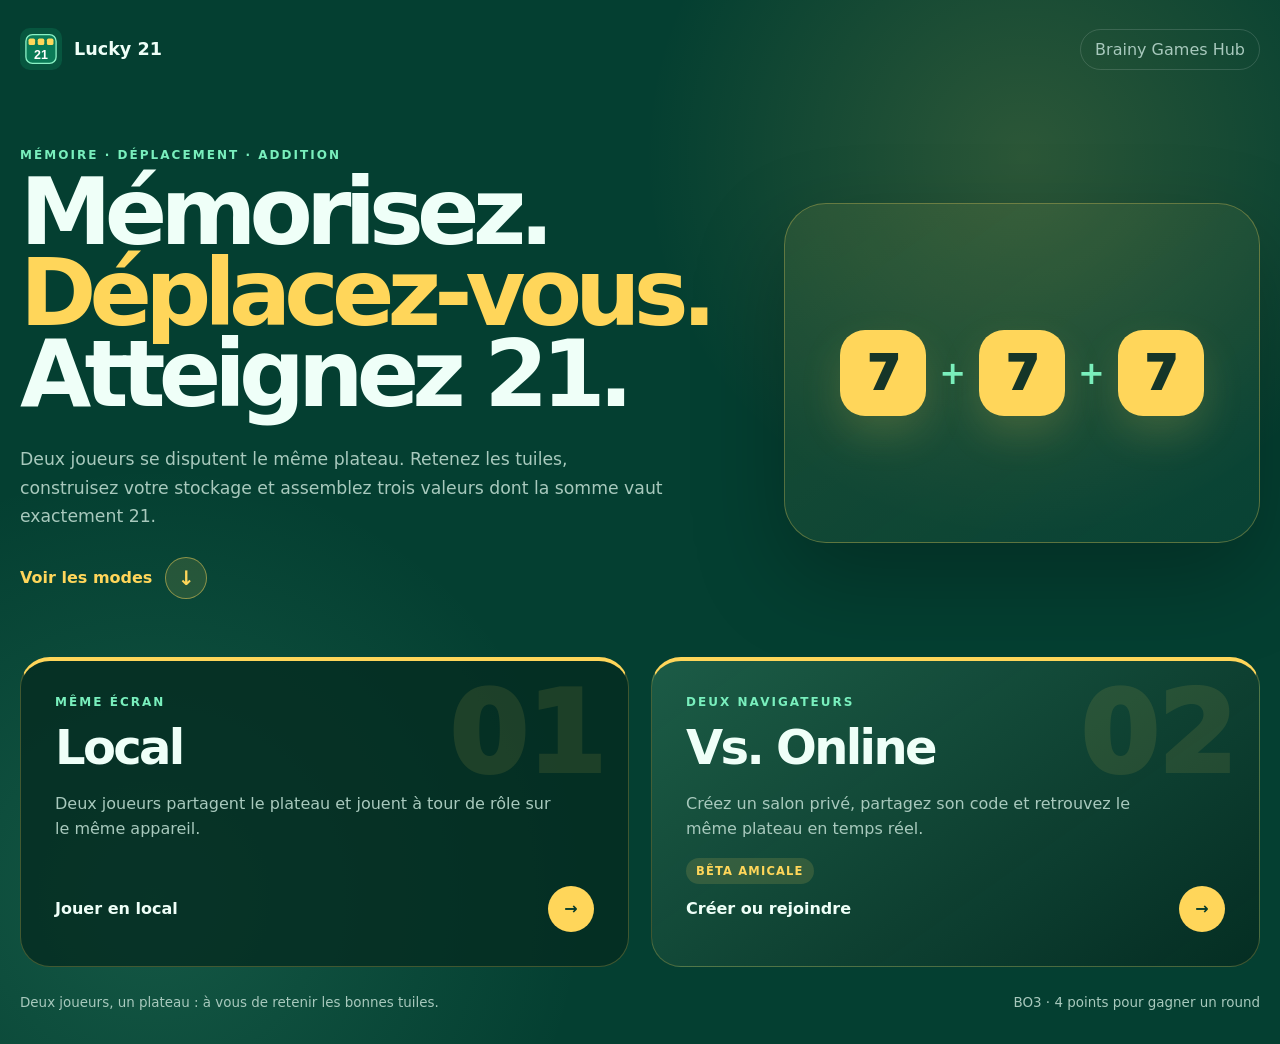
<file: index.html>
<!doctype html>
<html lang="fr">
<head>
  <meta charset="utf-8">
  <meta name="viewport" content="width=device-width, initial-scale=1">
  <meta name="theme-color" content="#07563f">
  <meta name="description" content="Lucky 21, jeu de mémoire et d'addition en local ou en ligne.">
  <title>Lucky 21 · Choisir un mode</title>
  <link rel="icon" href="favicon.svg" type="image/svg+xml" sizes="any">
  <link rel="stylesheet" href="menu.css">
</head>
<body>
  <main class="menu-shell">
    <header class="menu-header">
      <a class="brand" href="index.html"><img src="favicon.svg" alt=""><span>Lucky 21</span></a>
      <a class="hub-link" href="https://seb16120.github.io/Brain-Games-Hub/">Brainy Games Hub</a>
    </header>

    <section class="hero">
      <div>
        <p class="eyebrow">Mémoire · Déplacement · Addition</p>
        <h1>Mémorisez.<br><em>Déplacez-vous.</em><br>Atteignez 21.</h1>
        <p class="intro">Deux joueurs se disputent le même plateau. Retenez les tuiles, construisez votre stockage et assemblez trois valeurs dont la somme vaut exactement 21.</p>
        <a class="scroll-cue" href="#modes"><span>Voir les modes</span><b aria-hidden="true">↓</b></a>
      </div>
      <div class="hero-mark" aria-hidden="true">
        <span>7</span><strong>+</strong><span>7</span><strong>+</strong><span>7</span>
      </div>
    </section>

    <section id="modes" class="mode-grid" aria-label="Modes de jeu">
      <a class="mode-card" href="local.html">
        <span class="mode-number">01</span>
        <div><p class="eyebrow">Même écran</p><h2>Local</h2><p>Deux joueurs partagent le plateau et jouent à tour de rôle sur le même appareil.</p></div>
        <span class="mode-action">Jouer en local <b>→</b></span>
      </a>
      <a class="mode-card online" href="online.html">
        <span class="mode-number">02</span>
        <div><p class="eyebrow">Deux navigateurs</p><h2>Vs. Online</h2><p>Créez un salon privé, partagez son code et retrouvez le même plateau en temps réel.</p><span class="beta">Bêta amicale</span></div>
        <span class="mode-action">Créer ou rejoindre <b>→</b></span>
      </a>
    </section>

    <footer><span>Deux joueurs, un plateau : à vous de retenir les bonnes tuiles.</span><span>BO3 · 4 points pour gagner un round</span></footer>
  </main>
</body>
</html>
</file>
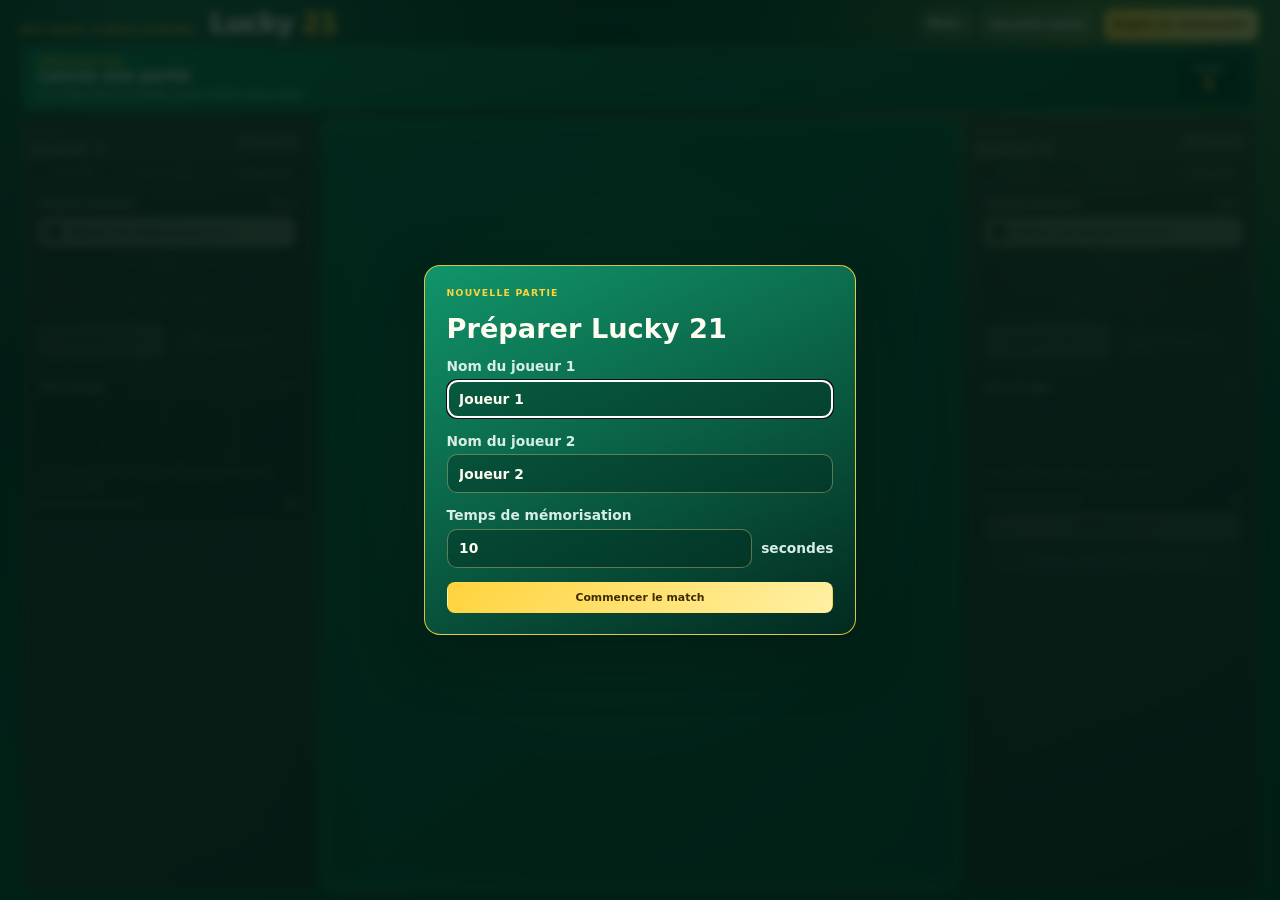
<file: local.html>
<!doctype html>
<html lang="fr">
<head>
  <meta charset="utf-8">
  <meta name="viewport" content="width=device-width, initial-scale=1">
  <meta name="description" content="Lucky 21, jeu local de mémorisation et d'addition pour deux joueurs.">
  <title>Lucky 21</title>
  <link rel="icon" href="favicon.svg" type="image/svg+xml" sizes="any">
  <link rel="stylesheet" href="style.css">
  <style>
    .cell:disabled,.hand-tile:disabled{opacity:1}.cell:disabled{cursor:default}
    .move-actions{display:grid;grid-template-columns:repeat(2,minmax(0,1fr));gap:clamp(.35rem,.65vmin,.7rem);margin-top:clamp(.35rem,.7vmin,.7rem)}
    .shortcut-button{display:flex;align-items:center;justify-content:center;gap:clamp(.25rem,.45vmin,.5rem);min-width:0}
    .shortcut-button kbd{display:inline-grid;place-items:center;min-width:clamp(1.8rem,3.4vmin,3rem);padding:.2em .4em;border:.08rem solid currentColor;border-radius:.42em;background:rgba(255,255,255,.18);box-shadow:inset 0 -.12em 0 rgba(0,0,0,.16);font:inherit;font-size:.82em;white-space:nowrap}
    .shortcut-button span{overflow:hidden;text-overflow:ellipsis;white-space:nowrap}
    .cell .pawn.pawn-memory{top:6%!important;left:6%!important;right:auto!important;bottom:auto!important;width:22%!important;transform:none!important;border-width:clamp(.08rem,.16vmin,.16rem)!important;box-shadow:0 .18rem .45rem rgba(0,0,0,.45)!important}
    .cell .pawn.pawn-memory::after{bottom:-22%!important;height:30%!important}
    @media (max-width:48rem){.move-actions{grid-template-columns:1fr}.shortcut-button span{white-space:normal}}
  </style>
</head>
<body>
  <main class="app-shell">
    <header class="game-header">
      <div class="brand">
        <p class="eyebrow">Jeu local à deux joueurs</p>
        <h1>Lucky <span>21</span></h1>
      </div>
      <div class="header-actions"><a class="button button-ghost" href="index.html">Menu</a><button id="new-match-button" class="button button-ghost" type="button">Nouvelle partie</button><button id="rules-button" class="button button-gold" type="button">Règles et commandes</button></div>
    </header>

    <section class="status-panel" aria-live="polite">
      <div class="status-copy">
        <p id="phase-label" class="eyebrow">Préparation</p>
        <h2 id="status-title">Lancez une partie</h2>
        <p id="status-message">Les tuiles seront visibles avant d’être retournées.</p>
      </div>
      <div class="status-indicators">
        <div class="round-indicator">
          <span>Round</span>
          <strong id="round-number">1</strong>
        </div>
        <div id="memory-timer" class="timer" hidden>
          <span>Mémorisation</span>
          <strong id="timer-value">10</strong>
        </div>
      </div>
    </section>

    <section class="game-layout">
      <aside id="player-panel-0" class="player-zone player-zone-active" data-player="0">
        <header class="player-header">
          <div><p class="player-label">Joueur 1</p><h2 id="player-name-0">Joueur 1</h2></div>
          <span id="turn-state-0" class="turn-state">À vous</span>
        </header>
        <div class="score-grid" aria-label="Scores du joueur 1">
          <span>Round <strong id="round-score-0">0</strong>/4</span>
          <span>Manches <strong id="match-score-0">0</strong>/2</span>
          <span>×5 <strong id="boost-0">disponible</strong></span>
        </div>
        <section class="panel-section movement-section">
          <div class="section-heading"><h3>Déplacement</h3><strong><span id="steps-used-0">0</span>/<span id="step-limit-0">3</span></strong></div>
          <label class="boost-toggle" for="boost-toggle-0"><input id="boost-toggle-0" type="checkbox"><span>Utiliser mon déplacement de 5</span></label>
          <div class="direction-pad" aria-label="Déplacement du pion pour le joueur 1">
            <button class="direction direction-up" type="button" data-player="0" data-direction="up" aria-label="Monter">↑</button>
            <button class="direction direction-left" type="button" data-player="0" data-direction="left" aria-label="Aller à gauche">←</button>
            <button class="direction direction-down" type="button" data-player="0" data-direction="down" aria-label="Descendre">↓</button>
            <button class="direction direction-right" type="button" data-player="0" data-direction="right" aria-label="Aller à droite">→</button>
          </div>
          <div class="move-actions">
            <button id="take-button-0" class="button button-primary shortcut-button" type="button"><kbd>↵ Entrée</kbd><span>Prendre / déposer</span></button>
            <button id="pass-button-0" class="button button-ghost shortcut-button" type="button"><kbd>Ctrl</kbd><span>Passer le tour</span></button>
          </div>
        </section>
        <section class="panel-section storage-section">
          <div class="section-heading"><h3>Stockage</h3><span id="hand-count-0">0/4</span></div>
          <div id="hand-0" class="hand" aria-label="Tuiles stockées par le joueur 1"></div>
          <p id="selection-help-0" class="hint">Les combinaisons de trois tuiles sont évaluées ici.</p>
          <div class="sum-line"><span>Somme sélectionnée</span><strong id="selected-sum-0">0</strong></div>
          <button id="score-button-0" class="button button-gold button-full" type="button">Valider ce 21</button>
          <button id="deposit-button-0" class="button button-secondary button-full" type="button">Déposer la tuile sélectionnée</button>
        </section>
      </aside>

      <div class="board-wrap"><div id="board" class="board" role="grid" aria-label="Plateau Lucky 21"></div></div>

      <aside id="player-panel-1" class="player-zone player-zone-waiting" data-player="1" aria-disabled="true">
        <header class="player-header">
          <div><p class="player-label">Joueur 2</p><h2 id="player-name-1">Joueur 2</h2></div>
          <span id="turn-state-1" class="turn-state">En attente</span>
        </header>
        <div class="score-grid" aria-label="Scores du joueur 2">
          <span>Round <strong id="round-score-1">0</strong>/4</span>
          <span>Manches <strong id="match-score-1">0</strong>/2</span>
          <span>×5 <strong id="boost-1">disponible</strong></span>
        </div>
        <section class="panel-section movement-section">
          <div class="section-heading"><h3>Déplacement</h3><strong><span id="steps-used-1">0</span>/<span id="step-limit-1">3</span></strong></div>
          <label class="boost-toggle" for="boost-toggle-1"><input id="boost-toggle-1" type="checkbox"><span>Utiliser mon déplacement de 5</span></label>
          <div class="direction-pad" aria-label="Déplacement du pion pour le joueur 2">
            <button class="direction direction-up" type="button" data-player="1" data-direction="up" aria-label="Monter">↑</button>
            <button class="direction direction-left" type="button" data-player="1" data-direction="left" aria-label="Aller à gauche">←</button>
            <button class="direction direction-down" type="button" data-player="1" data-direction="down" aria-label="Descendre">↓</button>
            <button class="direction direction-right" type="button" data-player="1" data-direction="right" aria-label="Aller à droite">→</button>
          </div>
          <div class="move-actions">
            <button id="take-button-1" class="button button-primary shortcut-button" type="button"><kbd>↵ Entrée</kbd><span>Prendre / déposer</span></button>
            <button id="pass-button-1" class="button button-ghost shortcut-button" type="button"><kbd>Ctrl</kbd><span>Passer le tour</span></button>
          </div>
        </section>
        <section class="panel-section storage-section">
          <div class="section-heading"><h3>Stockage</h3><span id="hand-count-1">0/4</span></div>
          <div id="hand-1" class="hand" aria-label="Tuiles stockées par le joueur 2"></div>
          <p id="selection-help-1" class="hint">Les combinaisons de trois tuiles sont évaluées ici.</p>
          <div class="sum-line"><span>Somme sélectionnée</span><strong id="selected-sum-1">0</strong></div>
          <button id="score-button-1" class="button button-gold button-full" type="button">Valider ce 21</button>
          <button id="deposit-button-1" class="button button-secondary button-full" type="button">Déposer la tuile sélectionnée</button>
        </section>
      </aside>
    </section>
  </main>

  <dialog id="setup-dialog" class="dialog">
    <form id="setup-form" method="dialog">
      <p class="eyebrow">Nouvelle partie</p><h2>Préparer Lucky 21</h2>
      <label>Nom du joueur 1<input id="setup-name-0" name="player1" value="Joueur 1" maxlength="18" required></label>
      <label>Nom du joueur 2<input id="setup-name-1" name="player2" value="Joueur 2" maxlength="18" required></label>
      <label>Temps de mémorisation<span class="input-with-suffix"><input id="memory-seconds" name="memorySeconds" type="number" min="5" max="60" value="10" required><span>secondes</span></span></label>
      <button class="button button-gold button-full" type="submit">Commencer le match</button>
    </form>
  </dialog>

  <dialog id="rules-dialog" class="dialog dialog-message">
    <div>
      <div class="dialog-heading"><p class="eyebrow">Lucky 21</p><button id="rules-close-button" class="dialog-close" type="button" aria-label="Fermer">×</button></div>
      <h2>Règles et commandes</h2>
      <p>Explorez le plateau, récupérez des tuiles puis composez exactement 21 avec trois tuiles dans votre stockage.</p>
      <section class="rules-mode rules-desktop"><h3>Ordinateur</h3><p><strong>Flèches</strong> : déplacer le pion · <strong>Entrée</strong> : prendre ou déposer · <strong>Ctrl</strong> : passer le tour.</p></section>
      <section class="rules-mode rules-touch"><h3>Smartphone et tablette</h3><p>Utilisez les boutons directionnels pour déplacer le pion, puis <strong>Prendre / déposer</strong> ou <strong>Passer le tour</strong>. Le panneau du joueur actif s’affiche sous le plateau.</p></section>
      <button id="rules-ok-button" class="button button-gold button-full" type="button">Compris</button>
    </div>
  </dialog>

  <dialog id="message-dialog" class="dialog dialog-message">
    <div><p id="dialog-kicker" class="eyebrow">Lucky 21</p><h2 id="dialog-title">Round terminé</h2><p id="dialog-message">Le prochain plateau est prêt.</p><button id="dialog-button" class="button button-gold button-full" type="button">Continuer</button></div>
  </dialog>

  <script src="script.js"></script>
</body>
</html>
</file>
<file: menu.css>
:root{--ink:#effff8;--muted:#a8c9bd;--line:rgba(255,255,255,.14);--green:#0a6a4d;--mint:#79efbd;--gold:#ffd65a;--surface:rgba(5,44,34,.82)}
*{box-sizing:border-box}body{margin:0;min-height:100vh;color:var(--ink);font-family:Inter,ui-sans-serif,system-ui,-apple-system,BlinkMacSystemFont,"Segoe UI",sans-serif;background:radial-gradient(circle at 80% 15%,rgba(255,214,90,.16),transparent 28%),radial-gradient(circle at 12% 86%,rgba(121,239,189,.14),transparent 30%),#043f31}
a{color:inherit;text-decoration:none}.menu-shell{width:min(1240px,calc(100% - 36px));margin:auto;padding:28px 0 34px}.menu-header{display:flex;align-items:center;justify-content:space-between}.brand{display:flex;align-items:center;gap:12px;font-weight:900;font-size:1.1rem}.brand img{width:42px;height:42px}.hub-link{padding:10px 14px;border:1px solid var(--line);border-radius:999px;color:var(--muted)}
.hero{display:grid;grid-template-columns:1.2fr .8fr;gap:50px;align-items:center;padding:78px 0 58px}.eyebrow{margin:0 0 10px;color:var(--mint);font-size:.75rem;font-weight:900;letter-spacing:.17em;text-transform:uppercase}.hero h1{margin:0;font-size:clamp(3.1rem,7.2vw,7rem);line-height:.88;letter-spacing:-.075em}.hero h1 em{color:var(--gold);font-style:normal}.intro{max-width:650px;margin:30px 0 0;color:var(--muted);font-size:1.08rem;line-height:1.65}.scroll-cue{display:inline-flex;align-items:center;gap:13px;margin-top:26px;color:var(--gold);font-weight:900}.scroll-cue b{display:grid;place-items:center;width:42px;height:42px;border:1px solid rgba(255,214,90,.48);border-radius:50%;background:rgba(255,214,90,.12);font-size:1.25rem;animation:scroll-pulse 1.5s ease-in-out infinite}@keyframes scroll-pulse{50%{transform:translateY(6px);background:rgba(255,214,90,.24)}}.hero-mark{display:flex;align-items:center;justify-content:center;gap:13px;min-height:340px;border:1px solid rgba(255,214,90,.3);border-radius:42px;background:linear-gradient(145deg,rgba(255,214,90,.09),rgba(255,255,255,.02));box-shadow:0 35px 90px rgba(0,0,0,.25)}.hero-mark span{display:grid;place-items:center;width:86px;aspect-ratio:1;border-radius:25px;background:var(--gold);color:#153528;font-size:3rem;font-weight:950;box-shadow:0 18px 40px rgba(255,214,90,.16)}.hero-mark strong{color:var(--mint);font-size:2rem}
.mode-grid{display:grid;grid-template-columns:repeat(2,1fr);gap:22px;scroll-margin-top:22px}.mode-card{position:relative;display:grid;min-height:310px;padding:34px;border:1px solid rgba(255,214,90,.24);border-top:4px solid var(--gold);border-radius:30px;background:var(--surface);overflow:hidden;transition:transform .18s,border-color .18s}.mode-card:hover{transform:translateY(-4px);border-color:var(--gold)}.mode-card.online{background:linear-gradient(145deg,rgba(29,93,71,.96),rgba(5,44,34,.9))}.mode-number{position:absolute;right:24px;top:8px;color:rgba(255,214,90,.1);font-size:7rem;font-weight:950}.mode-card h2{margin:0 0 14px;font-size:3rem;letter-spacing:-.055em}.mode-card p:not(.eyebrow){max-width:500px;color:var(--muted);line-height:1.6}.mode-action{align-self:end;display:flex;justify-content:space-between;align-items:center;font-weight:900}.mode-action b{display:grid;place-items:center;width:46px;height:46px;border-radius:50%;background:var(--gold);color:#063b2d}.beta{display:inline-flex;padding:6px 10px;border-radius:999px;background:rgba(255,214,90,.14);color:var(--gold);font-size:.72rem;font-weight:900;text-transform:uppercase;letter-spacing:.1em}footer{display:flex;justify-content:space-between;gap:20px;padding-top:28px;color:var(--muted);font-size:.84rem}
@media(max-width:760px){.menu-shell{width:min(100% - 24px,620px);padding-top:16px}.hub-link{font-size:.78rem}.hero{grid-template-columns:1fr;padding:52px 0 35px}.hero-mark{min-height:210px}.hero-mark span{width:62px;font-size:2rem}.mode-grid{grid-template-columns:1fr}.mode-card{min-height:270px;padding:26px}.mode-card h2{font-size:2.45rem}footer{flex-direction:column}}
</file>
<file: style.css>
:root {
  color-scheme: dark;
  --bg-deep: #032a20;
  --bg: #075a42;
  --felt: #0a7654;
  --felt-bright: #11956a;
  --panel: rgba(6, 78, 56, 0.94);
  --panel-light: rgba(16, 132, 93, 0.94);
  --line: rgba(255, 235, 155, 0.35);
  --line-bright: rgba(255, 216, 72, 0.86);
  --text: #fffdf1;
  --muted: #d6eee5;
  --gold: #ffd33d;
  --gold-light: #fff0a3;
  --gold-deep: #c48608;
  --mint: #5ff0bd;
  --blue: #4ab7eb;
  --red: #ff6b72;
  --tile: #fff8dc;
  --tile-shadow: #dfc986;
  --tile-text: #19352b;
  --shadow: 0 1.2rem 3.5rem rgba(0, 17, 12, 0.36);
  font-family: Inter, ui-sans-serif, system-ui, -apple-system, BlinkMacSystemFont, "Segoe UI", sans-serif;
}

* { box-sizing: border-box; }

html, body { min-height: 100%; }

body {
  margin: 0;
  min-height: 100svh;
  color: var(--text);
  background:
    radial-gradient(circle at 12% 0%, rgba(95, 240, 189, 0.3), transparent 30%),
    radial-gradient(circle at 88% 2%, rgba(255, 211, 61, 0.28), transparent 28%),
    linear-gradient(145deg, var(--bg-deep), var(--bg) 48%, #064733);
}

button, input { font: inherit; }
button { cursor: pointer; }
button:disabled { cursor: not-allowed; opacity: 0.42; }

.app-shell {
  width: min(98vw, 122rem);
  min-height: 100svh;
  margin: 0 auto;
  padding: clamp(0.45rem, 1vmin, 1rem);
  display: grid;
  grid-template-rows: auto auto minmax(0, 1fr);
  gap: clamp(0.4rem, 0.8vmin, 0.85rem);
}

.game-header,
.status-panel,
.player-header,
.section-heading,
.sum-line {
  display: flex;
  align-items: center;
}

.game-header {
  justify-content: space-between;
  gap: 1rem;
  min-height: 0;
}

.brand { display: flex; align-items: baseline; gap: clamp(0.55rem, 1vw, 1.2rem); }

h1, h2, h3, p { margin-top: 0; }
h1 { margin-bottom: 0; font-size: clamp(1.75rem, 3vmin, 3.4rem); line-height: 0.92; letter-spacing: -0.055em; }
h1 span { color: var(--gold); text-shadow: 0 0 1rem rgba(255, 211, 61, 0.35); }
h2 { margin-bottom: 0.2rem; }
h3 { margin: 0; font-size: clamp(0.82rem, 1.25vmin, 1.1rem); }

.eyebrow {
  margin-bottom: 0;
  color: var(--gold);
  font-size: clamp(0.58rem, 0.78vmin, 0.76rem);
  font-weight: 900;
  letter-spacing: 0.13em;
  text-transform: uppercase;
}

.button {
  min-height: clamp(1.9rem, 3.4vmin, 2.7rem);
  border: 0.08rem solid transparent;
  border-radius: clamp(0.5rem, 0.75vmin, 0.8rem);
  padding: clamp(0.38rem, 0.7vmin, 0.65rem) clamp(0.55rem, 0.9vmin, 0.95rem);
  color: var(--text);
  font-size: clamp(0.68rem, 0.92vmin, 0.92rem);
  font-weight: 900;
  transition: transform 150ms ease, filter 150ms ease, border-color 150ms ease, background 150ms ease;
}
.button:hover:not(:disabled) { transform: translateY(-0.08rem); filter: brightness(1.1); }
.button-full { width: 100%; }
.button-primary { color: #073c2d; background: linear-gradient(135deg, var(--mint), #a1ffdc); }
.button-secondary { background: linear-gradient(135deg, #318ed1, var(--blue)); }
.button-gold { color: #3e2b00; background: linear-gradient(135deg, var(--gold), var(--gold-light)); }
.button-ghost { border-color: var(--line); background: rgba(255, 255, 255, 0.09); }

.status-panel {
  justify-content: space-between;
  gap: clamp(0.7rem, 1.5vw, 1.4rem);
  padding: clamp(0.5rem, 0.9vmin, 0.8rem) clamp(0.7rem, 1.2vw, 1.2rem);
  border: 0.08rem solid var(--line);
  border-radius: clamp(0.7rem, 1vmin, 1rem);
  background: linear-gradient(105deg, rgba(13, 138, 96, 0.96), rgba(7, 79, 57, 0.94));
  box-shadow: 0 0.65rem 1.8rem rgba(0, 28, 20, 0.22);
}
.status-copy { min-width: 0; }
.status-copy h2 { font-size: clamp(0.95rem, 1.6vmin, 1.35rem); }
.status-copy p:last-child { margin-bottom: 0; color: var(--muted); font-size: clamp(0.68rem, 0.95vmin, 0.9rem); }
.status-indicators { display: flex; gap: clamp(0.35rem, 0.7vmin, 0.7rem); flex: 0 0 auto; }
.round-indicator,
.timer {
  min-width: clamp(3.7rem, 5.2vw, 5.6rem);
  padding: clamp(0.35rem, 0.6vmin, 0.65rem);
  border: 0.08rem solid rgba(255, 255, 255, 0.18);
  border-radius: clamp(0.55rem, 0.8vmin, 0.8rem);
  background: rgba(0, 36, 25, 0.3);
  text-align: center;
}
.round-indicator span,
.timer span { display: block; color: var(--muted); font-size: clamp(0.55rem, 0.7vmin, 0.7rem); text-transform: uppercase; }
.round-indicator strong,
.timer strong { color: var(--gold); font-size: clamp(1.15rem, 1.8vmin, 1.65rem); line-height: 1; }

.game-layout {
  min-height: 0;
  display: grid;
  grid-template-columns: minmax(13rem, 0.82fr) minmax(25rem, 1.8fr) minmax(13rem, 0.82fr);
  gap: clamp(0.45rem, 0.9vmin, 0.9rem);
  align-items: stretch;
}

.player-zone {
  min-width: 0;
  min-height: 0;
  overflow: auto;
  display: grid;
  align-content: start;
  grid-template-rows: auto auto auto auto auto;
  gap: clamp(0.32rem, 0.58vmin, 0.62rem);
  padding: clamp(0.48rem, 0.8vmin, 0.82rem);
  border: 0.09rem solid var(--line);
  border-radius: clamp(0.75rem, 1.1vmin, 1.15rem);
  background: linear-gradient(160deg, var(--panel-light), var(--panel));
  box-shadow: var(--shadow);
  transition: filter 180ms ease, opacity 180ms ease, transform 180ms ease, border-color 180ms ease;
  scrollbar-width: thin;
}
.player-zone-active {
  border-color: var(--line-bright);
  box-shadow: 0 0 0 0.12rem rgba(255, 211, 61, 0.18), 0 1.2rem 3.5rem rgba(0, 20, 14, 0.38);
}
.player-zone-waiting {
  filter: grayscale(0.88) brightness(0.58);
  opacity: 0.72;
}

.player-header { justify-content: space-between; gap: 0.6rem; }
.player-header h2 {
  max-width: 12ch;
  overflow: hidden;
  margin: 0;
  font-size: clamp(1rem, 1.6vmin, 1.4rem);
  text-overflow: ellipsis;
  white-space: nowrap;
}
.player-label { margin-bottom: 0.1rem; color: var(--muted); font-size: clamp(0.58rem, 0.72vmin, 0.72rem); }
.turn-state {
  flex: 0 0 auto;
  padding: 0.28rem 0.48rem;
  border-radius: 999rem;
  color: #263100;
  background: var(--gold);
  font-size: clamp(0.58rem, 0.74vmin, 0.74rem);
  font-weight: 900;
}
.player-zone-waiting .turn-state { color: var(--text); background: rgba(255, 255, 255, 0.16); }

.score-grid {
  display: grid;
  grid-template-columns: repeat(3, minmax(0, 1fr));
  gap: clamp(0.2rem, 0.4vmin, 0.4rem);
}
.score-grid span {
  min-width: 0;
  padding: clamp(0.3rem, 0.48vmin, 0.48rem) 0.2rem;
  border-radius: clamp(0.4rem, 0.55vmin, 0.6rem);
  color: var(--muted);
  background: rgba(0, 44, 30, 0.26);
  font-size: clamp(0.54rem, 0.72vmin, 0.72rem);
  text-align: center;
  white-space: nowrap;
}
.score-grid strong { color: var(--text); }

.panel-section {
  min-width: 0;
  padding: clamp(0.42rem, 0.68vmin, 0.72rem);
  border: 0.07rem solid rgba(255, 255, 255, 0.14);
  border-radius: clamp(0.58rem, 0.78vmin, 0.82rem);
  background: rgba(0, 48, 34, 0.24);
}
.section-heading,
.sum-line { justify-content: space-between; gap: 0.55rem; }
.section-heading > span { color: var(--muted); font-size: clamp(0.65rem, 0.8vmin, 0.8rem); }
.section-heading > strong,
.sum-line strong { color: var(--gold); font-size: clamp(0.9rem, 1.25vmin, 1.15rem); }

.boost-toggle {
  display: flex;
  align-items: center;
  gap: clamp(0.35rem, 0.55vmin, 0.55rem);
  margin: clamp(0.35rem, 0.55vmin, 0.55rem) 0;
  padding: clamp(0.34rem, 0.55vmin, 0.55rem);
  border-radius: clamp(0.42rem, 0.6vmin, 0.62rem);
  color: #3a2a00;
  background: linear-gradient(135deg, rgba(255, 211, 61, 0.94), rgba(255, 240, 163, 0.94));
  font-size: clamp(0.58rem, 0.75vmin, 0.76rem);
  font-weight: 900;
}
.boost-toggle input { width: clamp(0.85rem, 1.25vmin, 1.1rem); height: clamp(0.85rem, 1.25vmin, 1.1rem); accent-color: var(--felt); }

.direction-pad {
  display: grid;
  grid-template-columns: repeat(3, clamp(1.75rem, 3.4vmin, 2.65rem));
  justify-content: center;
  gap: clamp(0.2rem, 0.35vmin, 0.38rem);
  margin: clamp(0.32rem, 0.55vmin, 0.55rem) 0;
}
.direction {
  aspect-ratio: 1;
  border: 0.07rem solid rgba(255, 255, 255, 0.28);
  border-radius: clamp(0.38rem, 0.52vmin, 0.55rem);
  color: var(--text);
  background: linear-gradient(145deg, rgba(95, 240, 189, 0.33), rgba(0, 45, 31, 0.34));
  font-size: clamp(0.9rem, 1.45vmin, 1.3rem);
  font-weight: 900;
}
.direction-up { grid-column: 2; }
.direction-left { grid-column: 1; grid-row: 2; }
.direction-down { grid-column: 2; grid-row: 2; }
.direction-right { grid-column: 3; grid-row: 2; }

.hand {
  display: grid;
  grid-template-columns: repeat(4, minmax(0, 1fr));
  gap: clamp(0.22rem, 0.4vmin, 0.42rem);
  min-height: clamp(3.1rem, 7vmin, 5.3rem);
  margin: clamp(0.35rem, 0.55vmin, 0.58rem) 0;
}
.hand-tile {
  position: relative;
  min-width: 0;
  aspect-ratio: 0.76;
  border: 0.12rem solid transparent;
  border-radius: clamp(0.35rem, 0.52vmin, 0.58rem);
  color: var(--tile-text);
  background: linear-gradient(145deg, #fffef7, var(--tile));
  box-shadow: inset 0 -0.18rem 0 var(--tile-shadow), 0 0.3rem 0.65rem rgba(0, 25, 18, 0.25);
  font-family: Georgia, serif;
  font-size: clamp(0.8rem, 1.6vmin, 1.35rem);
  font-weight: 900;
}
.hand-tile-selected { border-color: var(--gold); transform: translateY(-0.16rem); }
.hand-tile .tile-suit { font-family: serif; }
.hand-placeholder { border: 0.08rem dashed rgba(255, 255, 255, 0.23); border-radius: clamp(0.35rem, 0.52vmin, 0.58rem); }
.hint {
  min-height: 2.1em;
  margin-bottom: clamp(0.25rem, 0.4vmin, 0.42rem);
  color: var(--muted);
  font-size: clamp(0.56rem, 0.72vmin, 0.74rem);
  line-height: 1.3;
}
.sum-line { margin-bottom: clamp(0.3rem, 0.45vmin, 0.48rem); color: var(--muted); font-size: clamp(0.6rem, 0.76vmin, 0.78rem); }
.panel-section .button + .button { margin-top: clamp(0.25rem, 0.4vmin, 0.42rem); }
.actions-section { display: grid; grid-template-columns: 1fr 1fr; gap: clamp(0.25rem, 0.4vmin, 0.42rem); }
.actions-section .button + .button { margin-top: 0; }

.board-wrap {
  min-width: 0;
  min-height: 0;
  display: grid;
  place-items: center;
  padding: clamp(0.35rem, 0.8vmin, 0.8rem);
  border: 0.1rem solid rgba(255, 232, 137, 0.42);
  border-radius: clamp(0.8rem, 1.2vmin, 1.25rem);
  background:
    radial-gradient(circle at 50% 45%, rgba(37, 204, 145, 0.38), transparent 58%),
    linear-gradient(145deg, #086a4b, #064a37);
  box-shadow: var(--shadow), inset 0 0 2rem rgba(95, 240, 189, 0.12);
}

.board {
  display: grid;
  grid-template-columns: repeat(7, minmax(0, 1fr));
  gap: clamp(0.18rem, 0.48vmin, 0.48rem);
  width: min(100%, 69svh);
  aspect-ratio: 1;
}

.cell {
  position: relative;
  display: grid;
  place-items: center;
  min-width: 0;
  border: 0;
  border-radius: clamp(0.28rem, 0.48vmin, 0.55rem);
  background: rgba(3, 65, 45, 0.56);
  outline: 0.07rem solid rgba(185, 255, 228, 0.18);
  transition: transform 130ms ease, outline-color 130ms ease, background 130ms ease;
}
.cell-reachable:hover { transform: scale(1.04); outline-color: var(--gold); background: rgba(255, 211, 61, 0.18); }
.cell-forbidden { box-shadow: inset 0 0 0 0.13rem rgba(255, 107, 114, 0.76); }
.cell-empty {
  background:
    linear-gradient(135deg, rgba(255, 211, 61, 0.13), transparent 62%),
    rgba(3, 55, 39, 0.82);
  outline-color: rgba(255, 211, 61, 0.5);
}
.cell-empty::after {
  content: "";
  width: 21%;
  aspect-ratio: 1;
  border: 0.09rem solid rgba(255, 211, 61, 0.78);
  border-radius: 0.16rem;
  background: rgba(255, 211, 61, 0.15);
  box-shadow: 0 0 0.7rem rgba(255, 211, 61, 0.18);
}

.tile {
  position: absolute;
  inset: 4.5%;
  display: grid;
  place-items: center;
  border-radius: clamp(0.24rem, 0.4vmin, 0.46rem);
  color: transparent;
  background:
    linear-gradient(135deg, rgba(95, 240, 189, 0.16), transparent),
    repeating-linear-gradient(45deg, #0d7b58 0 0.45rem, #075f45 0.45rem 0.9rem);
  box-shadow: inset 0 0 0 0.08rem rgba(207, 255, 237, 0.2), 0 0.28rem 0.62rem rgba(0, 28, 20, 0.32);
}
.tile-visible,
.cell-current .tile {
  color: var(--tile-text);
  background: linear-gradient(145deg, #fffef8, var(--tile));
  box-shadow: inset 0 -0.18rem 0 var(--tile-shadow), 0 0.32rem 0.7rem rgba(0, 28, 20, 0.3);
}
.tile-number { font-family: Georgia, serif; font-size: clamp(0.72rem, 2.35vmin, 2rem); font-weight: 900; }
.tile-suit { position: absolute; right: 9%; bottom: 5%; color: #087446; font-size: clamp(0.46rem, 1.15vmin, 1rem); }

.pawn {
  position: absolute;
  z-index: 4;
  width: 34%;
  aspect-ratio: 1;
  border: clamp(0.08rem, 0.18vmin, 0.16rem) solid #fffbe5;
  border-radius: 50% 50% 45% 45%;
  background: radial-gradient(circle at 35% 28%, #fff7b8, var(--gold-deep) 72%);
  box-shadow: 0 0.25rem 0.6rem rgba(0, 24, 17, 0.52), 0 0 0.75rem rgba(255, 211, 61, 0.35);
  pointer-events: none;
}
.pawn::after { content: ""; position: absolute; left: 14%; right: 14%; bottom: -26%; height: 35%; border-radius: 50%; background: var(--gold-deep); }

.dialog {
  width: min(92vw, 27rem);
  border: 0.08rem solid var(--line-bright);
  border-radius: 1rem;
  padding: 0;
  color: var(--text);
  background: linear-gradient(155deg, var(--felt-bright), var(--bg-deep));
  box-shadow: var(--shadow);
}
.dialog::backdrop { background: rgba(0, 20, 14, 0.78); backdrop-filter: blur(0.3rem); }
.dialog form, .dialog > div { display: grid; gap: 0.9rem; padding: 1.35rem; }
.dialog h2 { margin-bottom: 0; font-size: 1.7rem; }
.dialog label { display: grid; gap: 0.35rem; color: var(--muted); font-size: 0.86rem; font-weight: 800; }
.dialog input {
  width: 100%;
  border: 0.08rem solid var(--line);
  border-radius: 0.62rem;
  padding: 0.65rem 0.72rem;
  color: var(--text);
  background: rgba(0, 41, 29, 0.42);
}
.input-with-suffix { display: grid; grid-template-columns: 1fr auto; align-items: center; gap: 0.55rem; }
.input-with-suffix span { color: var(--muted); }
.dialog-message p:not(.eyebrow) { color: var(--muted); line-height: 1.5; }

[hidden] { display: none !important; }

@media (max-width: 75rem), (max-aspect-ratio: 4 / 3) {
  .app-shell { min-height: 100svh; height: auto; }
  .game-layout { grid-template-columns: 1fr 1fr; }
  .board-wrap { grid-column: 1 / -1; grid-row: 1; }
  .player-zone { overflow: visible; }
  .board { width: min(100%, 66svh); }
}

@media (max-width: 48rem) {
  .brand .eyebrow { display: none; }
  .status-message { display: none; }
  .game-layout { grid-template-columns: 1fr; }
  .board-wrap { grid-column: 1; grid-row: 1; }
  .player-zone[data-player="0"] { grid-row: 2; }
  .player-zone[data-player="1"] { grid-row: 3; }
  .board { width: 100%; }
  .movement-section { display: grid; grid-template-columns: 1fr auto; column-gap: 0.6rem; }
  .movement-section .section-heading,
  .movement-section .boost-toggle,
  .movement-section .button { grid-column: 1; }
  .direction-pad { grid-column: 2; grid-row: 1 / span 3; margin: 0; align-self: center; }
}


/* Mobile : un seul panneau de commandes, celui du joueur qui a la main. */
@media (max-width: 48rem) {
  .app-shell {
    width: 100%;
    padding: 0.35rem;
    gap: 0.35rem;
  }

  .game-header { gap: 0.45rem; }
  .game-header .button { min-height: 2.2rem; padding-inline: 0.7rem; }
  .status-panel { padding: 0.55rem 0.7rem; }
  .status-copy h2 { font-size: clamp(1.25rem, 5vw, 1.7rem); }
  .round-indicator { min-width: 4rem; }

  /* Empilement mobile forcé : plateau, joueur actif, stockage adverse. */
  .game-layout {
    display: flex;
    flex-direction: column;
    gap: 0.45rem;
  }

  .board-wrap {
    order: 1;
    padding: 0.35rem;
  }
  .board { width: min(82vw, 48svh); }

  .player-zone {
    width: 100%;
    grid-row: auto !important;
    padding: 0.5rem;
    gap: 0.38rem;
  }

  .player-zone.player-zone-active {
    display: grid;
    order: 2;
  }

  /* Le stockage adverse reste toujours sous les commandes du joueur actif. */
  .player-zone.player-zone-waiting {
    display: block;
    order: 3;
    padding: 0.45rem;
  }
  .player-zone-waiting .player-header,
  .player-zone-waiting .score-grid,
  .player-zone-waiting .movement-section { display: none; }
  .player-zone-waiting .storage-section { padding: 0.4rem; }
  .player-zone-waiting .storage-section .hint,
  .player-zone-waiting .storage-section .sum-line,
  .player-zone-waiting .storage-section .button { display: none; }
  .player-zone-waiting .hand { min-height: 3.1rem; margin-block: 0.2rem 0; }

  .player-header h2 { font-size: 1.35rem; }
  .score-grid span { padding-block: 0.26rem; }
  .panel-section { padding: 0.45rem; }
  .hand { min-height: 3.4rem; margin-block: 0.28rem; }
  .hint { min-height: 0; margin-bottom: 0.22rem; }
  .sum-line { margin-bottom: 0.28rem; }
}


.header-actions { display: flex; flex-wrap: wrap; justify-content: flex-end; gap: 0.6rem; }

.dialog-heading {
  display: flex;
  align-items: start;
  justify-content: space-between;
  gap: 0.7rem;
}
.dialog-close {
  flex: 0 0 auto;
  width: 2rem;
  aspect-ratio: 1;
  border: 0.08rem solid var(--line);
  border-radius: 999rem;
  color: var(--text);
  background: rgba(255,255,255,0.08);
  font-size: 1.4rem;
  line-height: 1;
}
.rules-mode {
  padding: 0.7rem;
  border: 0.07rem solid var(--line);
  border-radius: 0.7rem;
  background: rgba(0, 45, 31, 0.26);
}
.rules-mode h3 { color: var(--gold); }
.rules-mode p { margin: 0.35rem 0 0; }
.rules-touch { display: none; }

@media (max-width: 48rem), (pointer: coarse) {
  .rules-desktop { display: none; }
  .rules-touch { display: block; }
}

@media (max-width: 48rem) {
  .game-header { align-items: flex-start; }
  .header-actions { gap: 0.35rem; }
  .header-actions .button { padding-inline: 0.55rem; font-size: 0.66rem; }
  .dialog { width: min(94vw, 27rem); }
}
</file>
